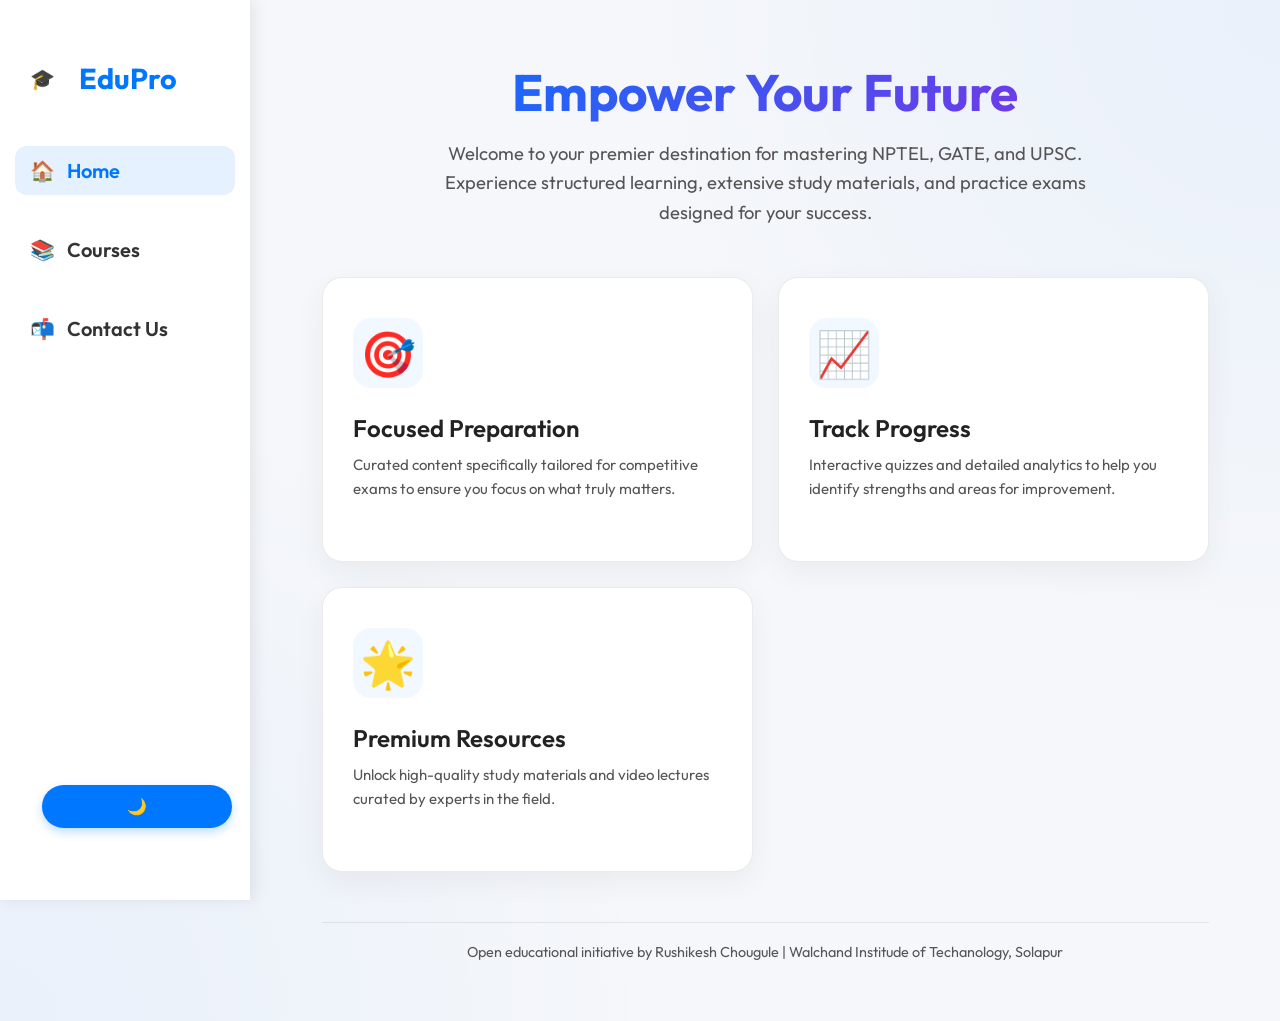
<file: index.html>
<!DOCTYPE html>
<html lang="en">
<head>
    <meta charset="UTF-8">
    <meta name="viewport" content="width=device-width, initial-scale=1.0">
    <title>Home - Premium Learning</title>
    <link rel="stylesheet" href="style.css">
    <script>
    if (localStorage.getItem("theme") === "dark") {
        document.documentElement.classList.add("dark-mode");
    }
    </script>
</head>
<body>

    <nav class="premium-nav">
        <div class="logo">
            <span class="nav-icon">🎓</span> EduPro
        </div>
        <a href="index.html" class="active"><span class="nav-icon">🏠</span> Home</a>
        <a href="main_course.html"><span class="nav-icon">📚</span> Courses</a>
        <a href="contact_us.html"><span class="nav-icon">📬</span> Contact Us</a>
        <button class="theme-toggle" onclick="toggleTheme()" aria-label="Toggle Dark Mode">🌙</button>
    </nav>

    <main class="page-content">
        <div class="hero-text">
            <h1>Empower Your Future</h1>
            <p>Welcome to your premier destination for mastering NPTEL, GATE, and UPSC. Experience structured learning, extensive study materials, and practice exams designed for your success.</p>
        </div>
        
        <div class="course-list">
            <div class="course-card premium-card">
                <div class="card-icon">🎯</div>
                <h3>Focused Preparation</h3>
                <p>Curated content specifically tailored for competitive exams to ensure you focus on what truly matters.</p>
            </div>
            <div class="course-card premium-card">
                <div class="card-icon">📈</div>
                <h3>Track Progress</h3>
                <p>Interactive quizzes and detailed analytics to help you identify strengths and areas for improvement.</p>
            </div>
            <div class="course-card premium-card">
                <div class="card-icon">🌟</div>
                <h3>Premium Resources</h3>
                <p>Unlock high-quality study materials and video lectures curated by experts in the field.</p>
            </div>
        </div>

        <div style="text-align: center; margin-top: 50px; padding-top: 20px; border-top: 1px solid var(--shadow); color: var(--subtext-color); font-size: 0.9rem;">
            Open educational initiative by Rushikesh Chougule | Walchand Institude of Techanology, Solapur
        </div>
    </main>

    <script src="script.js"></script>
</body>
</html>
</file>
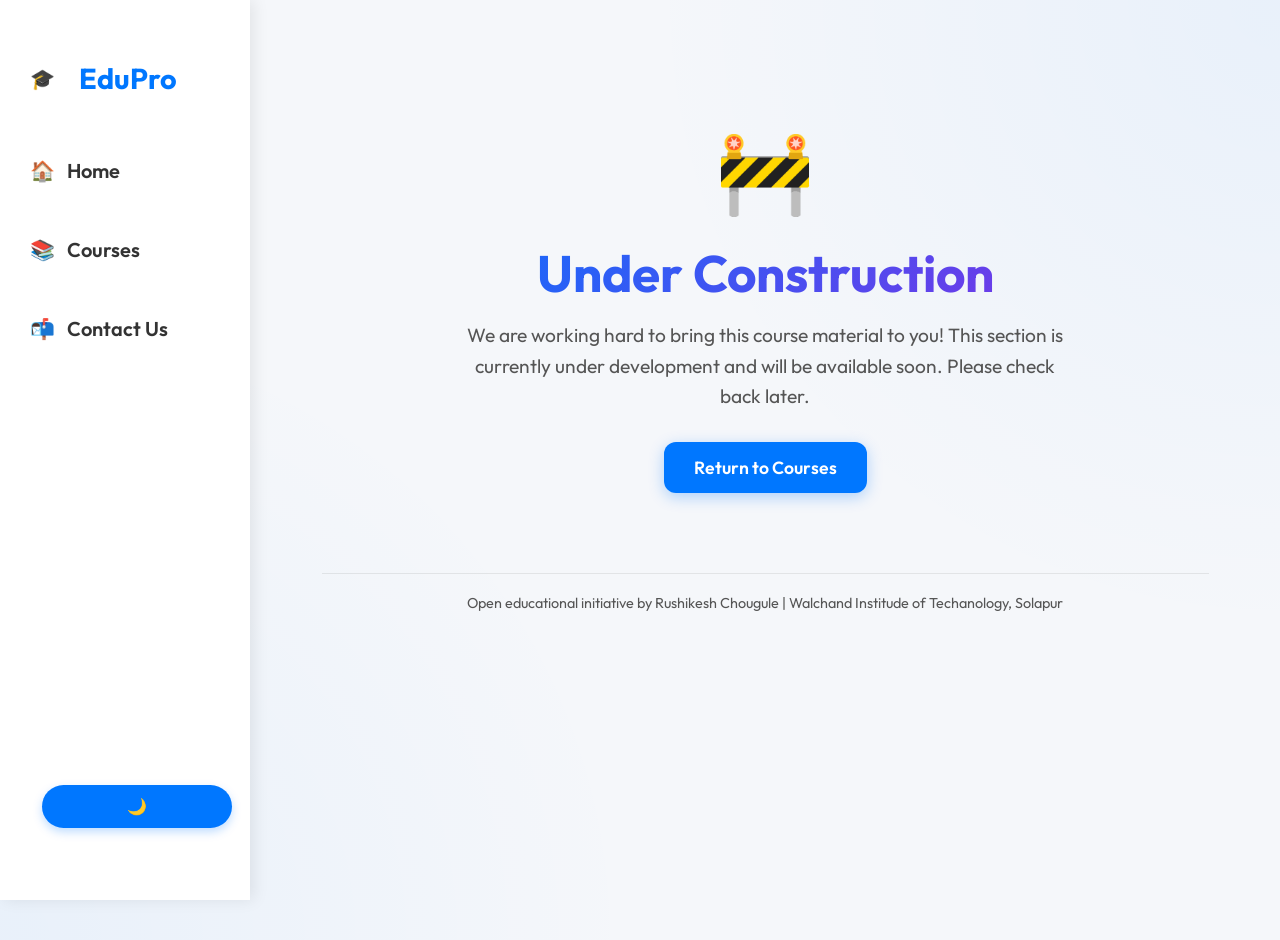
<file: coming_soon.html>
<!DOCTYPE html>
<html lang="en">
<head>
    <meta charset="UTF-8">
    <meta name="viewport" content="width=device-width, initial-scale=1.0">
    <title>Coming Soon - Premium Learning</title>
    <link rel="stylesheet" href="style.css">
    <script>
    if (localStorage.getItem("theme") === "dark") {
        document.documentElement.classList.add("dark-mode");
    }
    </script>
</head>
<body>

    <nav class="premium-nav">
        <div class="logo">
            <span class="nav-icon">🎓</span> EduPro
        </div>
        <a href="index.html"><span class="nav-icon">🏠</span> Home</a>
        <a href="main_course.html"><span class="nav-icon">📚</span> Courses</a>
        <a href="contact_us.html"><span class="nav-icon">📬</span> Contact Us</a>
        <button class="theme-toggle" onclick="toggleTheme()" aria-label="Toggle Dark Mode">🌙</button>
    </nav>

    <main class="page-content">
        <div class="hero-text" style="margin-top: 60px;">
            <div style="font-size: 5rem; margin-bottom: 20px;">🚧</div>
            <h1>Under Construction</h1>
            <p style="font-size: 1.2rem; max-width: 600px; margin: 0 auto; margin-bottom: 30px;">
                We are working hard to bring this course material to you! This section is currently under development and will be available soon. Please check back later.
            </p>
            <a href="main_course.html" class="btn-primary" style="font-size: 1.1rem; padding: 14px 30px;">Return to Courses</a>
        </div>

        <div style="text-align: center; margin-top: 80px; padding-top: 20px; border-top: 1px solid var(--shadow); color: var(--subtext-color); font-size: 0.9rem;">
            Open educational initiative by Rushikesh Chougule | Walchand Institude of Techanology, Solapur
        </div>
    </main>

    <script src="script.js"></script>
</body>
</html>
</file>
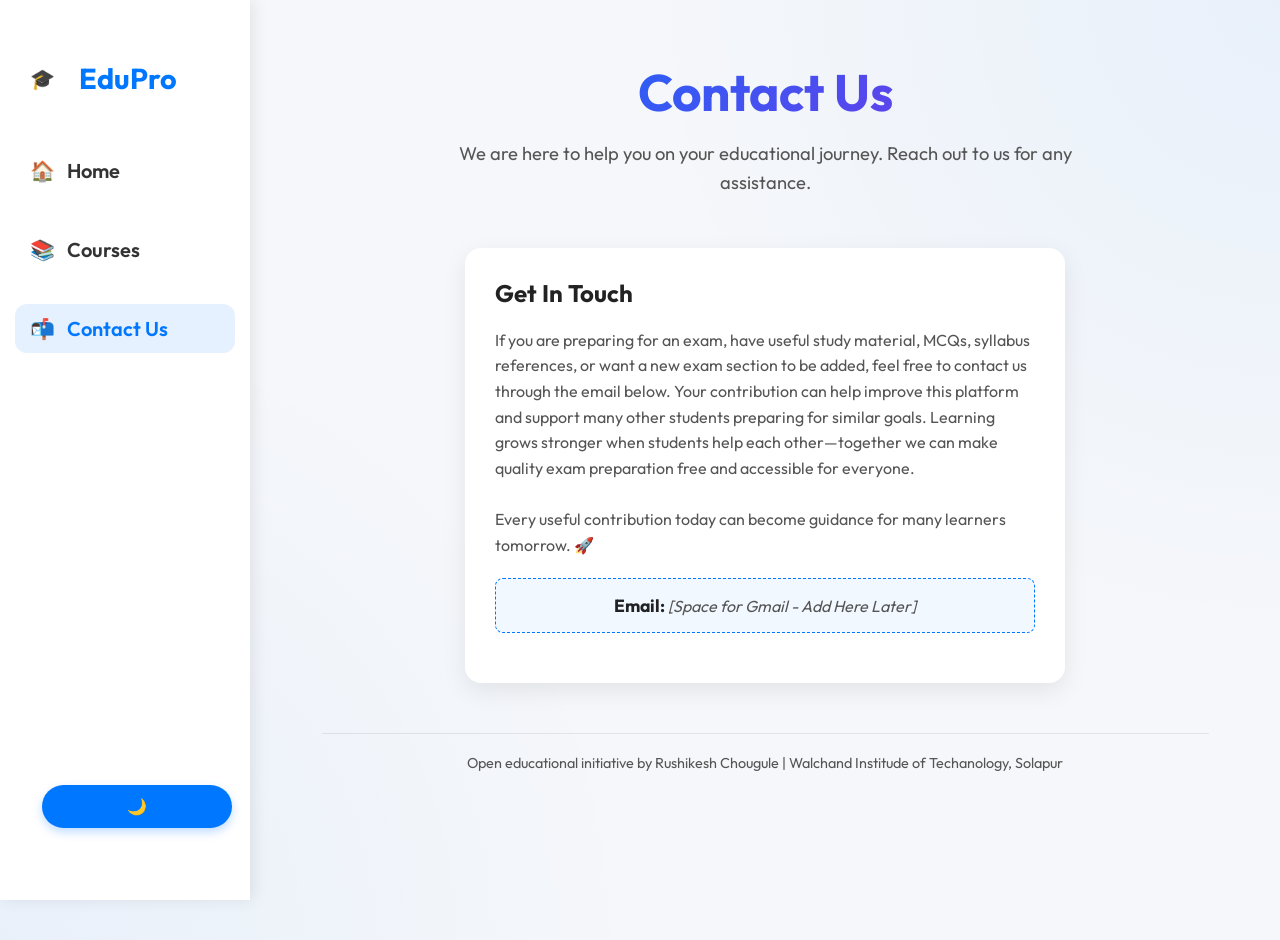
<file: contact_us.html>
<!DOCTYPE html>
<html lang="en">
<head>
    <meta charset="UTF-8">
    <meta name="viewport" content="width=device-width, initial-scale=1.0">
    <title>Contact Us - Premium Learning</title>
    <link rel="stylesheet" href="style.css">
    <script>
    if (localStorage.getItem("theme") === "dark") {
        document.documentElement.classList.add("dark-mode");
    }
    </script>
</head>
<body>

    <nav class="premium-nav">
        <div class="logo">
            <span class="nav-icon">🎓</span> EduPro
        </div>
        <a href="index.html"><span class="nav-icon">🏠</span> Home</a>
        <a href="main_course.html"><span class="nav-icon">📚</span> Courses</a>
        <a href="contact_us.html" class="active"><span class="nav-icon">📬</span> Contact Us</a>
        <button class="theme-toggle" onclick="toggleTheme()" aria-label="Toggle Dark Mode">🌙</button>
    </nav>

    <main class="page-content">
        <div class="hero-text">
            <h1>Contact Us</h1>
            <p>We are here to help you on your educational journey. Reach out to us for any assistance.</p>
        </div>
        
        <div style="max-width: 600px; margin: 0 auto; background: var(--card-bg); padding: 30px; border-radius: 16px; box-shadow: 0 8px 24px var(--shadow);">
            <h2 style="margin-bottom: 20px; color: var(--text-color);">Get In Touch</h2>
            <p style="color: var(--subtext-color); line-height: 1.6; margin-bottom: 20px;">
                If you are preparing for an exam, have useful study material, MCQs, syllabus references, or want a new exam section to be added, feel free to contact us through the email below. Your contribution can help improve this platform and support many other students preparing for similar goals. Learning grows stronger when students help each other—together we can make quality exam preparation free and accessible for everyone.<br><br>
                Every useful contribution today can become guidance for many learners tomorrow. 🚀
            </p>
            <div style="background: rgba(0, 119, 255, 0.05); padding: 15px; border-radius: 8px; border: 1px dashed var(--button-bg); text-align: center; margin-bottom: 20px;">
                <span style="font-size: 1.1rem; color: var(--text-color);"><strong>Email: </strong></span>
                <span style="color: var(--subtext-color); font-style: italic;">[Space for Gmail - Add Here Later]</span>
            </div>
        </div>

        <div style="text-align: center; margin-top: 50px; padding-top: 20px; border-top: 1px solid var(--shadow); color: var(--subtext-color); font-size: 0.9rem;">
            Open educational initiative by Rushikesh Chougule | Walchand Institude of Techanology, Solapur
        </div>
    </main>

    <script src="script.js"></script>
</body>
</html>
</file>
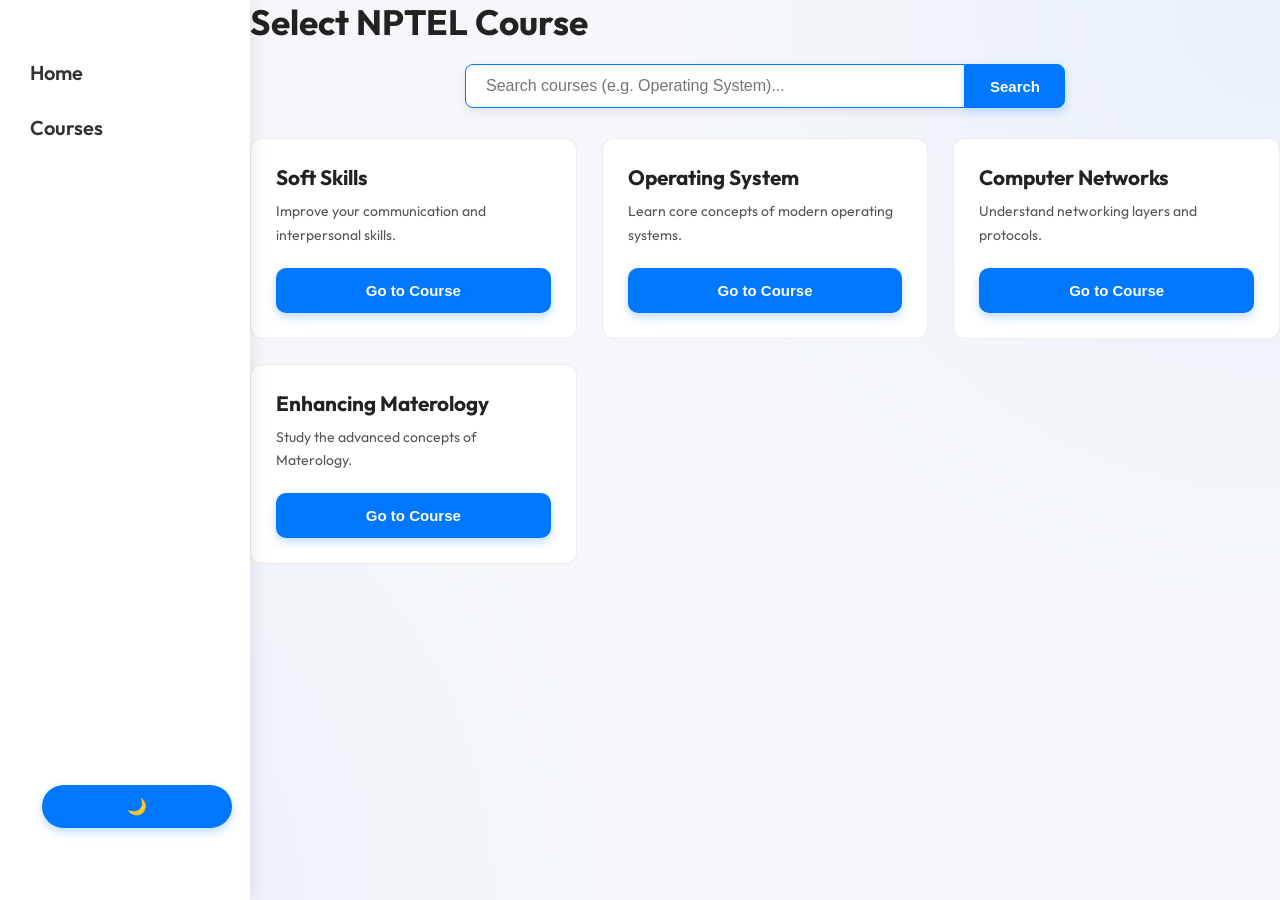
<file: l2_nptel.html>
<!DOCTYPE html>
<html lang="en">

<head>
    <meta charset="UTF-8">
    <title>NPTEL Courses</title>
    <link rel="stylesheet" href="style.css">
    <script>
        if (localStorage.getItem("theme") === "dark") {
            document.documentElement.classList.add("dark-mode");
        }
    </script>
</head>

<body>

    <nav>
        <a href="index.html">Home</a>
        <a href="main_course.html">Courses</a>
        <button class="theme-toggle" onclick="toggleTheme()">🌙</button>
    </nav>

    <h1>Select NPTEL Course</h1>

    <div class="search-container" style="margin-bottom: 30px; display: flex; justify-content: center; width: 100%;">
        <input type="text" id="course-search" placeholder="Search courses (e.g. Operating System)..." onkeypress="handleSearchKeyPress(event)" style="padding: 12px 20px; width: 60%; max-width: 500px; border-radius: 8px 0 0 8px; font-size: 16px; background: var(--card-bg); color: var(--text-color); border: 1px solid var(--button-bg); outline: none; box-shadow: 0 4px 10px var(--shadow);">
        <button onclick="searchCourses()" class="search-btn" style="margin: 0; padding: 12px 24px; border-radius: 0 8px 8px 0; background: var(--button-bg); color: white; border: 1px solid var(--button-bg); cursor: pointer; font-weight: bold; box-shadow: 0 4px 10px rgba(0,119,255,0.25);">Search</button>
    </div>

    <div class="course-list" id="courseList">
        <div class="course-card" data-category="Elective">
            <h3>Soft Skills</h3>
            <p>Improve your communication and interpersonal skills.</p>
            <a href="l3_course_dashboard.html?subject=soft_skills"><button>Go to Course</button></a>
        </div>
        <div class="course-card" data-category="Core">
            <h3>Operating System</h3>
            <p>Learn core concepts of modern operating systems.</p>
            <a href="l3_course_dashboard.html?subject=os"><button>Go to Course</button></a>
        </div>
        <div class="course-card" data-category="Core">
            <h3>Computer Networks</h3>
            <p>Understand networking layers and protocols.</p>
            <a href="l3_course_dashboard.html?subject=cn"><button>Go to Course</button></a>
        </div>
        <div class="course-card" data-category="Core">
            <h3>Enhancing Materology</h3>
            <p>Study the advanced concepts of Materology.</p>
            <a href="l3_course_dashboard.html?subject=enhancing_materology"><button>Go to Course</button></a>
        </div>
    </div>
    
    <script src="script.js"></script>

</body>

</html>
</file>
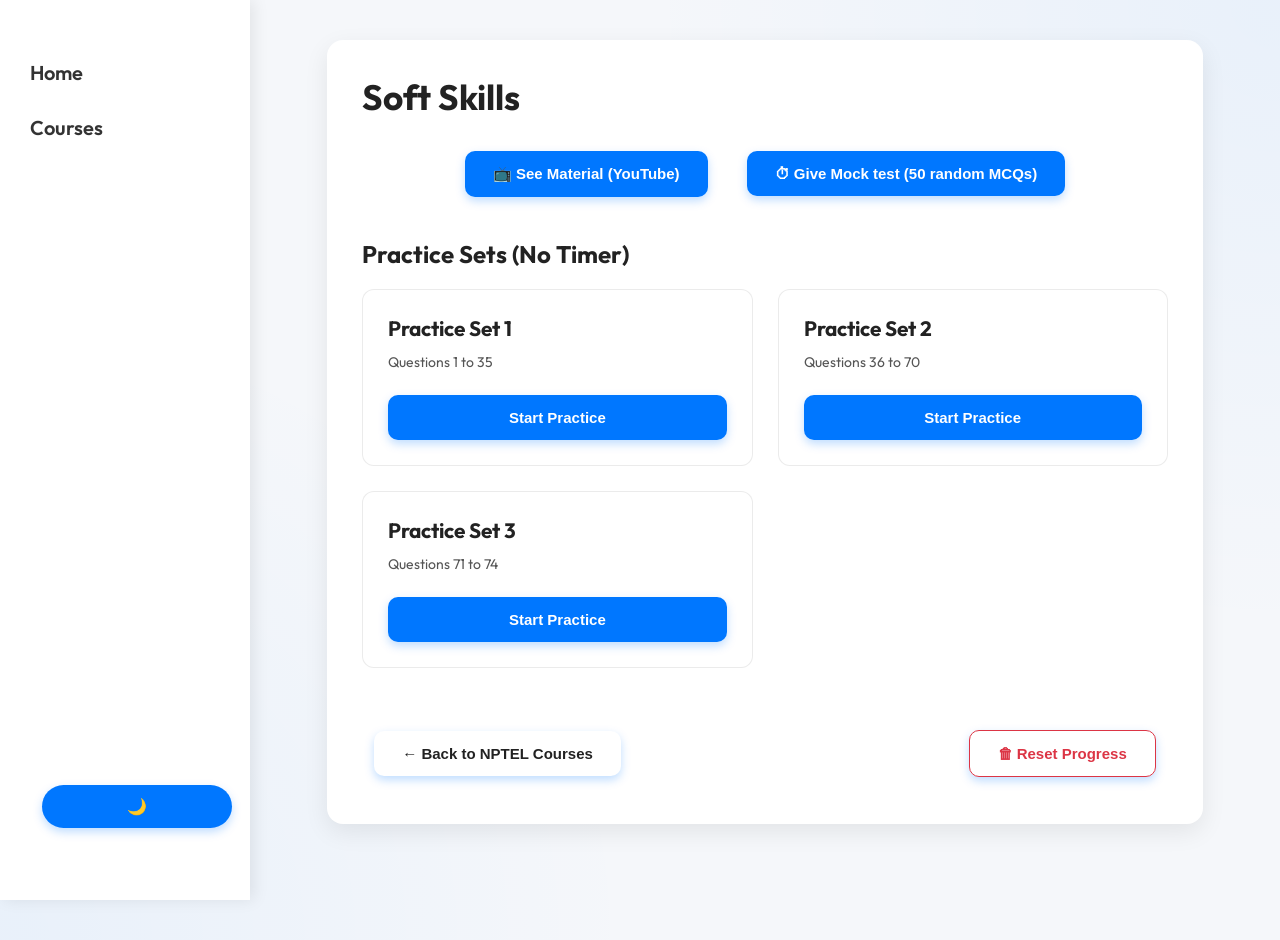
<file: l3_course_dashboard.html>
<!DOCTYPE html>
<html lang="en">
<head>
    <meta charset="UTF-8">
    <meta name="viewport" content="width=device-width, initial-scale=1.0">
    <title>Course Dashboard</title>
    <!-- CSS Link -->
    <link rel="stylesheet" href="style.css">
    <script>
        if (localStorage.getItem("theme") === "dark") {
            document.documentElement.classList.add("dark-mode");
        }
    </script>
</head>
<body>
    <nav>
        <a href="index.html">Home</a>
        <a href="main_course.html">Courses</a>
        <button class="theme-toggle" onclick="toggleTheme()">🌙</button>
    </nav>
    
    <section>
        <h1 id="course-title">Loading Course...</h1>
        <p id="high-score-display" style="text-align: center; color: var(--button-bg); font-weight: bold; margin-bottom: 20px; font-size: 1.1rem; display: none;"></p>
        
        <div style="display: flex; gap: 15px; margin-bottom: 30px; justify-content: center; flex-wrap: wrap;">
            <a id="material-link" href="#" target="_blank"><button>📺 See Material (YouTube)</button></a>
            <a id="mock-link" href="#"><button class="stop-btn">⏱ Give Mock test (50 random MCQs)</button></a>
        </div>
        
        <h2>Practice Sets (No Timer)</h2>
        <div id="practice-sets" class="course-list">
            <!-- Dynamic sets injected here -->
        </div>
        
        <br>
        <div style="display: flex; justify-content: space-between; align-items: center; margin-top: 30px; flex-wrap: wrap; gap: 15px;">
            <a href="l2_nptel.html"><button style="background: var(--nav-bg); color: var(--text-color); border: 1px solid var(--border);">← Back to NPTEL Courses</button></a>
            <button onclick="resetProgress()" style="background: transparent; color: #dc3545; border: 1px solid #dc3545;">🗑 Reset Progress</button>
        </div>
    </section>

    <!-- JS Link -->
    <script src="script.js"></script>
    <script src="l3_course_dashboard.js"></script>
</body>
</html>
</file>
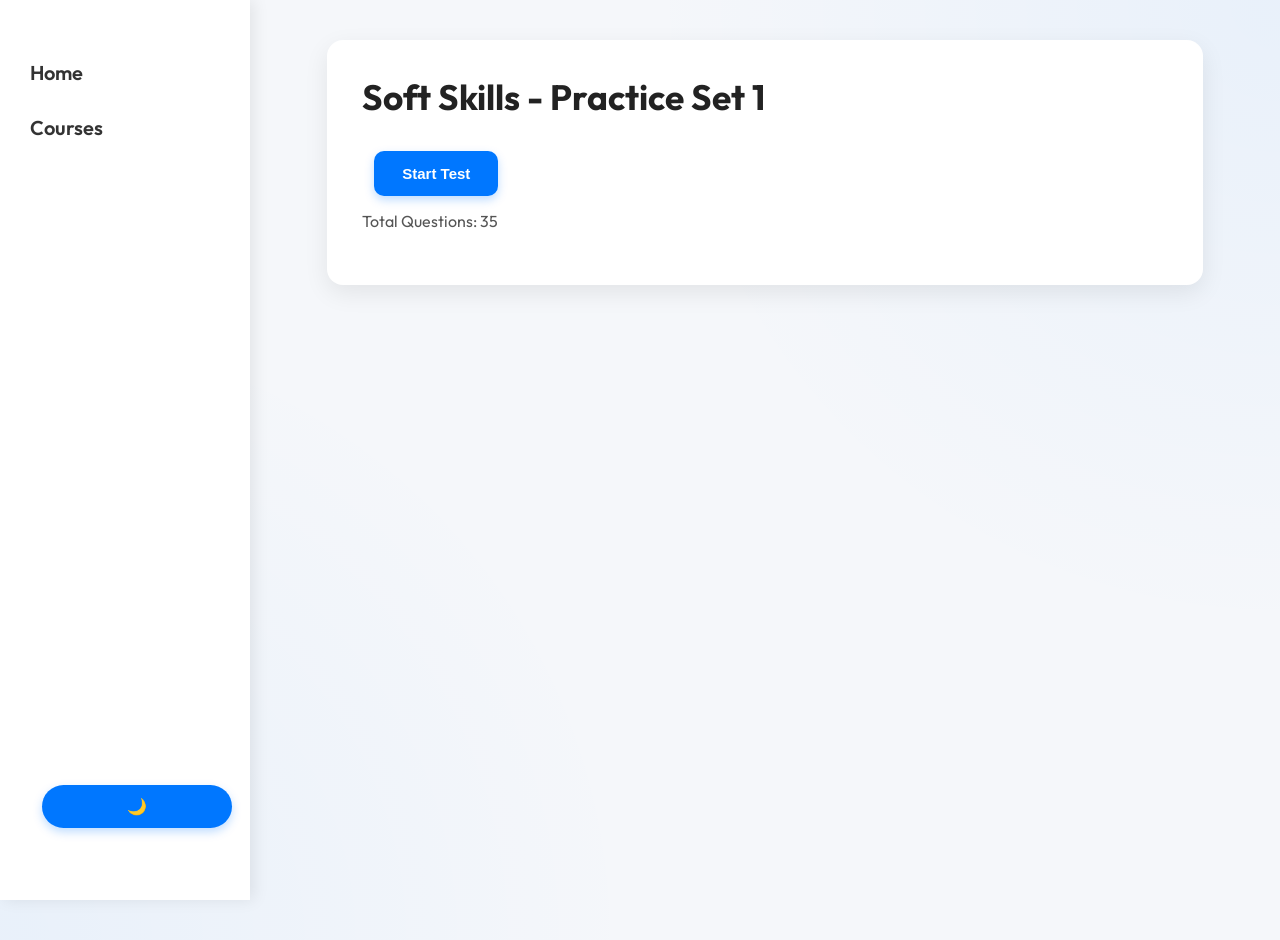
<file: l3_quiz.html>
<!DOCTYPE html>
<html lang="en">
<head>
    <meta charset="UTF-8">
    <meta name="viewport" content="width=device-width, initial-scale=1.0">
    <title>Quiz Practice</title>
    <!-- CSS Link -->
    <link rel="stylesheet" href="style.css">
    <link rel="stylesheet" href="l3_quiz.css">
    <script>
        if (localStorage.getItem("theme") === "dark") {
            document.documentElement.classList.add("dark-mode");
        }
    </script>
</head>
<body>
    <nav>
        <a href="index.html">Home</a>
        <a href="main_course.html">Courses</a>
        <button class="theme-toggle" onclick="toggleTheme()">🌙</button>
    </nav>
    
    <!-- Start Screen -->
    <section id="start-screen" class="quiz-section">
        <h1 id="quiz-title">Quiz Practice</h1>
        <button id="start-btn">Start Test</button>
    </section>

    <!-- Quiz Screen -->
    <section id="quiz-screen" class="quiz-section" style="display:none;">
        <div class="progress-container" style="width: 100%; background: #e2e8f0; border-radius: 8px; height: 10px; margin-bottom: 20px; overflow: hidden;">
            <div id="progress-bar" style="width: 0%; height: 100%; background: var(--button-bg); transition: width 0.3s ease;"></div>
        </div>
        <div class="quiz-header">
            <h2 id="question-counter">Question 1 / X</h2>
            <div id="timer-display" class="timer">Time Left: <span id="time">50:00</span></div>
        </div>
        
        <h3 id="question">Loading question...</h3>

        <div id="options" class="options-container"></div>

        <div class="quiz-controls">
            <button id="check-btn">Check Answer (Enter)</button>
            <button id="next-btn">Next (🡢)</button>
            <button id="flag-btn" class="flag-btn">🚩 Flag (F)</button>
            <button id="stop-btn" class="stop-btn">Submit Test</button>
        </div>

        <p id="result" class="result"></p>
        <p id="explanation" class="explanation"></p>
    </section>

    <!-- Keyboard Guide -->
    <div id="keyboard-guide" style="display: none; position: fixed; bottom: 20px; right: 20px; background: var(--card-bg); padding: 15px 20px; border-radius: 12px; box-shadow: 0 4px 15px var(--shadow); border: 2px solid var(--button-bg); z-index: 1000; font-size: 14px; max-width: 250px;">
        <h4 style="margin-bottom: 12px; color: var(--button-bg); display: flex; align-items: center; gap: 8px;"><span style="font-size: 1.2em;">⌨️</span> Keyboard Shortcuts</h4>
        <div style="display: grid; grid-template-columns: auto 1fr; gap: 8px 12px; margin-bottom: 15px; color: var(--text-color); align-items: center;">
            <kbd style="background: var(--bg-color); border: 1px solid var(--text-color); padding: 2px 6px; border-radius: 4px; font-family: monospace; font-size: 12px; font-weight: bold; text-align: center;">1-4</kbd> <span style="font-size: 13px;">Select Option</span>
            <kbd style="background: var(--bg-color); border: 1px solid var(--text-color); padding: 2px 6px; border-radius: 4px; font-family: monospace; font-size: 12px; font-weight: bold; text-align: center;">Ent</kbd> <span style="font-size: 13px;">Check / Next</span>
            <kbd style="background: var(--bg-color); border: 1px solid var(--text-color); padding: 2px 6px; border-radius: 4px; font-family: monospace; font-size: 12px; font-weight: bold; text-align: center;">🡢</kbd> <span style="font-size: 13px;">Next Question</span>
            <kbd style="background: var(--bg-color); border: 1px solid var(--text-color); padding: 2px 6px; border-radius: 4px; font-family: monospace; font-size: 12px; font-weight: bold; text-align: center;">F</kbd> <span style="font-size: 13px;">Flag Question</span>
        </div>
        <button id="iknow-btn" style="width: 100%; margin: 0; padding: 10px; font-size: 14px; background: var(--button-bg); color: white; border: none; border-radius: 8px; cursor: pointer; font-weight: bold;">I Know, Dismiss</button>
    </div>

    <!-- Result Screen -->
    <section id="result-screen" class="quiz-section" style="display:none;">
        <h2>Practice Result</h2>
        <div class="score-card">
            <p id="final-score"></p>
        </div>
        <div style="display: flex; gap: 10px; justify-content: center; flex-wrap: wrap;">
            <button id="restart-btn">Restart</button>
            <button id="review-btn" style="background: var(--text-color); color: var(--bg-color); font-weight: bold;">Review Answers</button>
            <a id="dashboard-btn" href="main_course.html" style="width: 100%; display: block; text-align: center;"><button class="stop-btn" style="margin: 0; width: 100%; max-width: 300px;">Back to Dashboard</button></a>
        </div>
    </section>

    <!-- JS Link -->
    <script src="script.js"></script>
    <script src="l3_quiz.js"></script>
</body>
</html>
</file>
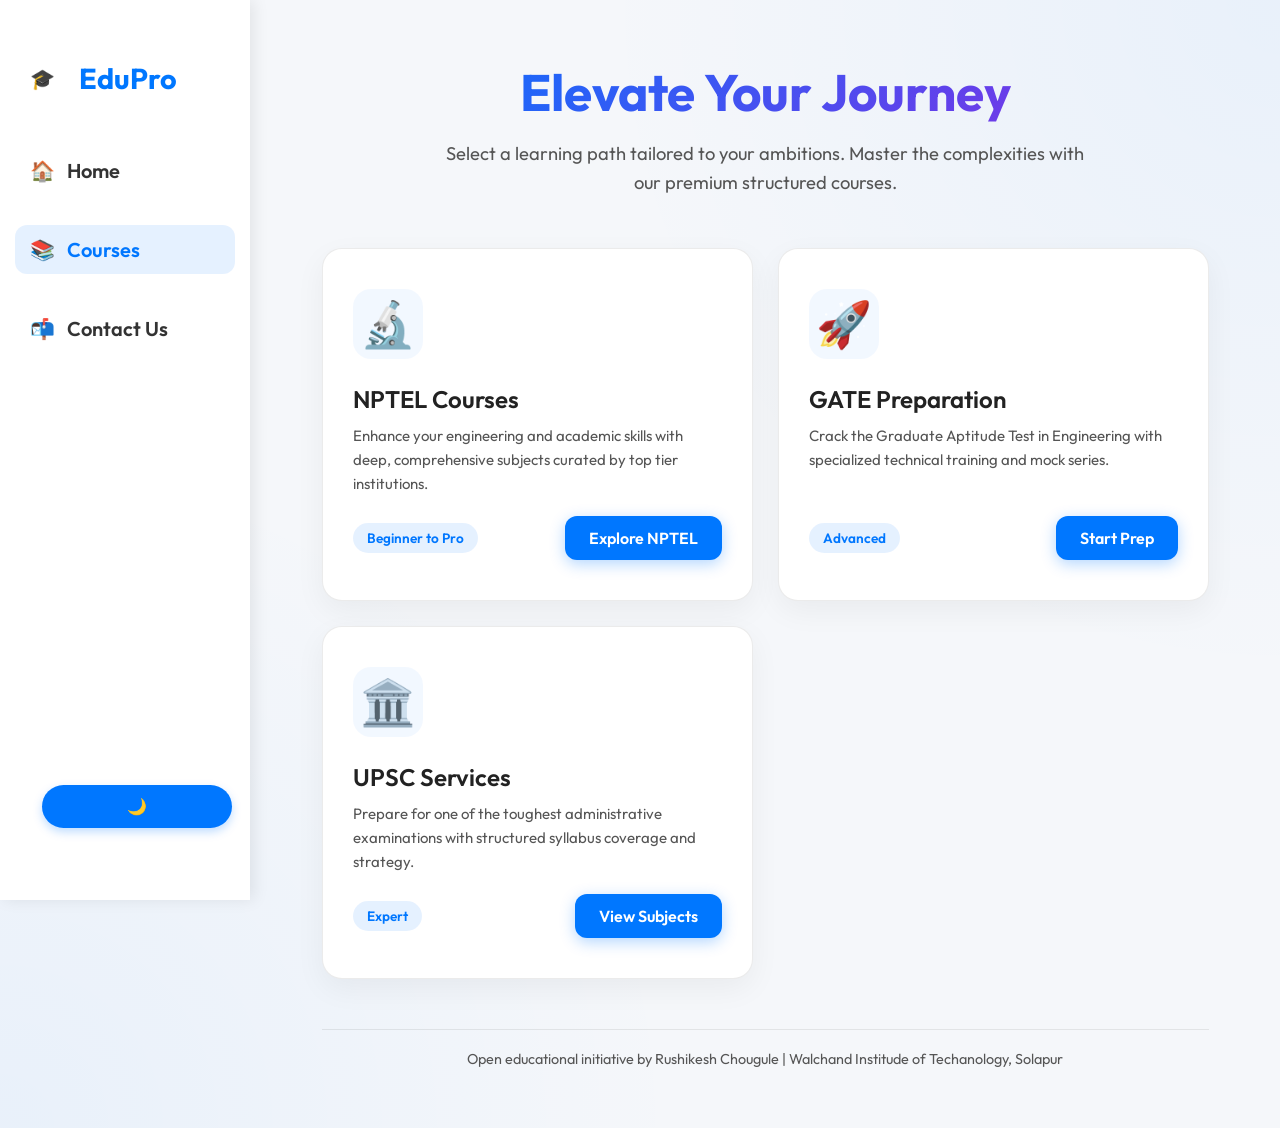
<file: main_course.html>
<!DOCTYPE html>
<html lang="en">

<head>
    <meta charset="UTF-8">
    <meta name="viewport" content="width=device-width, initial-scale=1.0">
    <title>Explore Courses - Premium Learning</title>
    <link rel="stylesheet" href="style.css">
    <script>
        if (localStorage.getItem("theme") === "dark") {
            document.documentElement.classList.add("dark-mode");
        }
    </script>
</head>

<body>

    <nav class="premium-nav">
        <div class="logo">
            <span class="nav-icon">🎓</span> EduPro
        </div>
        <a href="index.html"><span class="nav-icon">🏠</span> Home</a>
        <a href="main_course.html" class="active"><span class="nav-icon">📚</span> Courses</a>
        <a href="contact_us.html"><span class="nav-icon">📬</span> Contact Us</a>
        <button class="theme-toggle" onclick="toggleTheme()" aria-label="Toggle Dark Mode">🌙</button>
    </nav>
    
    <main class="page-content">
        <div class="hero-text">
            <h1>Elevate Your Journey</h1>
            <p>Select a learning path tailored to your ambitions. Master the complexities with our premium structured courses.</p>
        </div>

        <div class="course-list">
            <!-- NPTEL Course -->
            <div class="course-card premium-card">
                <div class="card-icon nptel-icon">🔬</div>
                <h3>NPTEL Courses</h3>
                <p>Enhance your engineering and academic skills with deep, comprehensive subjects curated by top tier institutions.</p>
                <div class="card-footer">
                    <span class="badge">Beginner to Pro</span>
                    <a href="l2_nptel.html" class="btn-primary">Explore NPTEL</a>
                </div>
            </div>

            <!-- GATE Course -->
            <div class="course-card premium-card">
                <div class="card-icon gate-icon">🚀</div>
                <h3>GATE Preparation</h3>
                <p>Crack the Graduate Aptitude Test in Engineering with specialized technical training and mock series.</p>
                <div class="card-footer">
                    <span class="badge">Advanced</span>
                    <a href="coming_soon.html" class="btn-primary">Start Prep</a>
                </div>
            </div>

            <!-- UPSC Course -->
            <div class="course-card premium-card">
                <div class="card-icon upsc-icon">🏛️</div>
                <h3>UPSC Services</h3>
                <p>Prepare for one of the toughest administrative examinations with structured syllabus coverage and strategy.</p>
                <div class="card-footer">
                    <span class="badge">Expert</span>
                    <a href="coming_soon.html" class="btn-primary">View Subjects</a>
                </div>
            </div>
        </div>

        <div style="text-align: center; margin-top: 50px; padding-top: 20px; border-top: 1px solid var(--shadow); color: var(--subtext-color); font-size: 0.9rem;">
            Open educational initiative by Rushikesh Chougule | Walchand Institude of Techanology, Solapur
        </div>
    </main>

    <script src="script.js"></script>

</body>

</html>
</file>
<file: style.css>
@import url('https://fonts.googleapis.com/css2?family=Outfit:wght@300;400;500;600;700&display=swap');

* {
    margin: 0;
    padding: 0;
    box-sizing: border-box;
}

/* Theme Variables */
:root {
    --bg-color: #f5f7fa;
    --card-bg: #ffffff;
    --text-color: #222;
    --subtext-color: #555;
    --nav-bg: #ffffff;
    --nav-text: #333;
    --button-bg: #0077ff;
    --button-hover: #005fd1;
    --shadow: rgba(0, 0, 0, 0.08);
}

/* Dark Mode Variables */
.dark-mode {
    --bg-color: #121826;
    --card-bg: #1e293b;
    --text-color: #f1f5f9;
    --subtext-color: #cbd5e1;
    --nav-bg: #0f172a;
    --nav-text: #f1f5f9;
    --button-bg: #2563eb;
    --button-hover: #1d4ed8;
    --shadow: rgba(255, 255, 255, 0.05);
}

/* Body */
body {
    font-family: 'Outfit', 'Segoe UI', Arial, sans-serif;
    background: var(--bg-color);
    color: var(--text-color);
    min-height: 100vh;
    transition: all 0.3s ease;
    padding-left: 250px;
}

/* Navbar */
nav {
    background: var(--nav-bg);
    width: 250px;
    height: 100vh;
    position: fixed;
    left: 0;
    top: 0;
    display: flex;
    flex-direction: column;
    padding: 60px 30px;
    gap: 30px;
    box-shadow: 4px 0 15px var(--shadow);
    z-index: 100;
}

nav a {
    color: var(--nav-text);
    text-decoration: none;
    font-size: 20px;
    font-weight: 600;
    transition: 0.3s;
    width: 100%;
    display: block;
}

nav a:hover {
    color: var(--button-bg);
}

/* Sections */
section {
    width: 85%;
    max-width: 900px;
    margin: 40px auto;
    background: var(--card-bg);
    padding: 35px;
    border-radius: 16px;
    box-shadow: 0 8px 24px var(--shadow);
    transition: all 0.3s ease;
}

/* Headings */
h1 {
    font-size: 2.2rem;
    margin-bottom: 20px;
    color: var(--text-color);
}

h2, h3 {
    margin-bottom: 15px;
    color: var(--text-color);
}

/* Paragraph */
p {
    font-size: 16px;
    line-height: 1.7;
    color: var(--subtext-color);
    margin-bottom: 15px;
}

/* Buttons */
button {
    padding: 14px 28px;
    margin: 12px;
    border: none;
    border-radius: 10px;
    background: var(--button-bg);
    color: white;
    font-size: 15px;
    font-weight: 600;
    cursor: pointer;
    transition: all 0.3s ease;
    box-shadow: 0 4px 10px rgba(0,119,255,0.25);
}

button:hover {
    background: var(--button-hover);
    transform: translateY(-2px) scale(1.02);
    box-shadow: 0 6px 15px rgba(0,119,255,0.3);
}

/* Toggle Button */
.theme-toggle {
    margin-top: auto; /* Pushes to bottom of nav sidebar */
    background: var(--button-bg);
    color: white;
    border: none;
    padding: 12px;
    border-radius: 50px;
    cursor: pointer;
    font-size: 16px;
    width: 100%;
    text-align: center;
}



/* Category Filters & Course List */
.filter-buttons {
    display: flex;
    justify-content: center;
    gap: 15px;
    margin-bottom: 30px;
    flex-wrap: wrap;
}

.filter-btn {
    background: var(--bg-color);
    color: var(--text-color);
    border: 2px solid var(--button-bg);
    box-shadow: none;
    border-radius: 20px;
    padding: 8px 16px;
    font-size: 14px;
}

.filter-btn:hover, .filter-btn.active {
    background: var(--button-bg);
    color: white;
    transform: none;
}

.course-list {
    display: grid;
    grid-template-columns: repeat(auto-fit, minmax(280px, 1fr));
    gap: 25px;
    margin-top: 20px;
    text-align: left;
    justify-content: center;
}

.course-card {
    background: var(--card-bg);
    padding: 25px;
    border-radius: 12px;
    border: 1px solid var(--shadow);
    transition: transform 0.3s ease, box-shadow 0.3s ease;
    display: flex;
    flex-direction: column;
}

.course-card:hover {
    transform: translateY(-5px);
    box-shadow: 0 10px 20px var(--shadow);
}

.course-card h3 {
    margin-bottom: 10px;
    font-size: 1.3rem;
    color: var(--text-color);
}

.course-card p {
    font-size: 14px;
    margin-bottom: 20px;
    color: var(--subtext-color);
    flex-grow: 1;
}

.course-card button {
    width: 100%;
    margin: 0;
}

/* --- Premium UI Enhancements for Pages --- */

/* Subtle gradient overlay */
body {
    background-image: radial-gradient(circle at top right, rgba(0, 119, 255, 0.05), transparent 40%),
                      radial-gradient(circle at bottom left, rgba(0, 119, 255, 0.05), transparent 40%);
}
.dark-mode body {
    background-image: radial-gradient(circle at top right, rgba(37, 99, 235, 0.1), transparent 40%),
                      radial-gradient(circle at bottom left, rgba(37, 99, 235, 0.1), transparent 40%);
}

.page-content {
    width: 90%;
    max-width: 1100px;
    margin: 40px auto;
    padding: 20px;
}

.hero-text {
    text-align: center;
    margin-bottom: 50px;
    animation: fadeInDown 0.8s ease-out;
}

.hero-text h1 {
    font-size: 3.2rem;
    font-weight: 700;
    margin-bottom: 15px;
    background: linear-gradient(135deg, var(--button-bg), #8a2be2);
    -webkit-background-clip: text;
    background-clip: text;
    -webkit-text-fill-color: transparent;
}

.hero-text p {
    font-size: 1.15rem;
    line-height: 1.6;
    max-width: 650px;
    margin: 0 auto;
    color: var(--subtext-color);
}

/* Premium Cards */
.premium-card {
    position: relative;
    overflow: hidden;
    padding: 40px 30px;
    background: var(--card-bg);
    border: 1px solid var(--shadow);
    border-radius: 20px;
    box-shadow: 0 10px 30px rgba(0, 0, 0, 0.05);
    transition: all 0.4s cubic-bezier(0.175, 0.885, 0.32, 1.275);
    z-index: 1;
    display: flex;
    flex-direction: column;
}

.dark-mode .premium-card {
    box-shadow: 0 15px 35px rgba(0, 0, 0, 0.2);
    border: 1px solid rgba(255, 255, 255, 0.05);
}

.premium-card::before {
    content: '';
    position: absolute;
    top: 0; left: 0; right: 0; height: 5px;
    background: linear-gradient(90deg, var(--button-bg), #8a2be2);
    transform: scaleX(0);
    transform-origin: left;
    transition: transform 0.4s ease;
}

.premium-card:hover {
    transform: translateY(-10px);
    box-shadow: 0 20px 40px rgba(0, 119, 255, 0.15);
}

.premium-card:hover::before {
    transform: scaleX(1);
}

.card-icon {
    font-size: 2.8rem;
    margin-bottom: 25px;
    display: inline-flex;
    align-items: center;
    justify-content: center;
    width: 70px;
    height: 70px;
    background: rgba(0, 119, 255, 0.05);
    border-radius: 18px;
    color: var(--button-bg);
    transition: transform 0.3s ease;
}

.dark-mode .card-icon {
    background: rgba(37, 99, 235, 0.15);
}

.premium-card:hover .card-icon {
    transform: scale(1.1) rotate(5deg);
}

.premium-card h3 {
    font-size: 1.5rem;
    font-weight: 600;
}

.premium-card p {
    font-size: 15px;
    line-height: 1.6;
    margin-bottom: 20px;
    color: var(--subtext-color);
    flex-grow: 1;
}

.card-footer {
    display: flex;
    justify-content: space-between;
    align-items: center;
    margin-top: auto;
    gap: 10px;
}

.badge {
    background: rgba(0, 119, 255, 0.1);
    color: var(--button-bg);
    padding: 6px 14px;
    border-radius: 50px;
    font-size: 0.85rem;
    font-weight: 600;
}

.dark-mode .badge {
    background: rgba(37, 99, 235, 0.2);
    color: #60a5fa;
}

.btn-primary {
    display: inline-block;
    padding: 12px 24px;
    background: var(--button-bg);
    color: white;
    text-decoration: none;
    border-radius: 12px;
    font-weight: 600;
    transition: all 0.3s ease;
    box-shadow: 0 4px 15px rgba(0, 119, 255, 0.3);
    text-align: center;
    border: none;
    cursor: pointer;
}

.btn-primary:hover {
    background: var(--button-hover);
    transform: translateY(-2px);
    box-shadow: 0 6px 20px rgba(0, 119, 255, 0.4);
}

@keyframes fadeInDown {
    from { opacity: 0; transform: translateY(-30px); }
    to { opacity: 1; transform: translateY(0); }
}

/* Premium Navigation specifics */
nav.premium-nav .logo {
    font-size: 1.8rem;
    font-weight: 700;
    color: var(--button-bg);
    display: flex;
    align-items: center;
    gap: 12px;
    margin-bottom: 20px;
}

nav.premium-nav .nav-icon {
    margin-right: 12px;
    font-size: 1.25rem;
}

nav.premium-nav a {
    display: flex;
    align-items: center;
    padding: 12px 15px;
    border-radius: 12px;
    margin-left: -15px;
    width: calc(100% + 30px);
}

nav.premium-nav a:hover {
    background: rgba(0, 119, 255, 0.05);
}

nav.premium-nav a.active {
    color: var(--button-bg);
    background: rgba(0, 119, 255, 0.1);
}

.dark-mode nav.premium-nav a:hover {
    background: rgba(255, 255, 255, 0.05);
}

.dark-mode nav.premium-nav a.active {
    background: rgba(37, 99, 235, 0.2);
    color: #60a5fa;
}

/* --- Unified Mobile Responsiveness --- */
@media (max-width: 768px) {
    body {
        padding-left: 0;
        padding-bottom: 75px;
    }

    /* Fixed Bottom Nav for Mobile */
    nav, nav.premium-nav {
        width: 100%;
        height: auto;
        position: fixed;
        bottom: 0;
        top: auto;
        flex-direction: row;
        justify-content: space-around;
        padding: 10px 5px;
        box-shadow: 0 -4px 20px var(--shadow);
        z-index: 1000;
        gap: 5px;
        background: var(--nav-bg);
    }

    nav .logo, nav.premium-nav .logo {
        display: none; /* Make room on bottom nav */
    }

    nav a, nav.premium-nav a {
        flex-direction: column;
        justify-content: center;
        align-items: center;
        width: auto;
        margin: 0;
        padding: 8px 12px;
        font-size: 12px;
        border-radius: 12px;
    }

    nav .nav-icon, nav.premium-nav .nav-icon {
        margin-right: 0;
        margin-bottom: 5px;
        font-size: 22px;
    }

    nav a.active, nav.premium-nav a.active {
        background: rgba(0, 119, 255, 0.1);
        margin: 0;
    }

    .theme-toggle {
        margin: 0;
        width: auto;
        padding: 10px 15px;
        font-size: 20px;
        display: flex;
        justify-content: center;
        align-items: center;
        background: transparent;
        color: var(--nav-text);
        box-shadow: none;
    }
    .theme-toggle:hover {
        background: rgba(0, 119, 255, 0.1);
        transform: none;
    }

    /* Core Layout Layout Adjustments */
    section, .page-content {
        width: 95%;
        padding: 20px 15px;
        margin: 20px auto;
    }
    
    h1 {
        font-size: 1.8rem;
    }

    .hero-text h1 {
        font-size: 2.3rem;
    }

    .hero-text p {
        font-size: 1rem;
    }

    /* Course Cards */
    .course-list {
        grid-template-columns: 1fr;
    }

    .premium-card {
        padding: 25px 20px;
    }

    .card-footer {
        flex-direction: column;
        align-items: stretch;
    }
    
    .card-footer .badge {
        text-align: center;
        margin-bottom: 15px;
    }
    
    .course-card button, section button, #start-btn {
        width: 100%;
        margin: 10px 0;
    }

    /* Search Component */
    .search-container {
        flex-direction: row !important;
        width: 100% !important;
    }
    #course-search {
        width: 70% !important;
        font-size: 14px !important;
        padding: 12px 15px !important;
    }
    .search-btn {
        width: 30% !important;
        margin: 0 !important;
        padding: 12px 5px !important;
        font-size: 14px !important;
    }

    /* Keyboard Guide floating box */
    #keyboard-guide {
        left: 20px !important;
        right: 20px !important;
        bottom: 90px !important; /* Stand above mobile bottom-nav */
        max-width: none !important;
        width: auto !important;
    }
}
</file>
<file: l3_quiz.css>
/* l3_quiz.css - Additional styles specific to the quiz interface */

.quiz-section {
    text-align: left;
}

.quiz-header {
    display: flex;
    justify-content: space-between;
    align-items: center;
    border-bottom: 2px solid var(--shadow);
    padding-bottom: 15px;
    margin-bottom: 20px;
}

.timer {
    font-size: 1.1rem;
    font-weight: bold;
    color: var(--text-color);
    background: var(--card-bg);
    padding: 8px 15px;
    border-radius: 8px;
    box-shadow: 0 2px 8px var(--shadow);
}

.options-container {
    display: flex;
    flex-direction: column;
    gap: 12px;
    margin: 20px 0;
}

.option-label {
    display: flex;
    align-items: center;
    padding: 15px 20px;
    background: var(--bg-color);
    border-radius: 10px;
    cursor: pointer;
    transition: all 0.2s;
    font-size: 16px;
    border: 2px solid transparent;
}

.option-label:hover {
    background: var(--nav-bg);
    border-color: var(--button-bg);
}

.option-label:has(input:checked) {
    background: rgba(0, 119, 255, 0.1);
    border-color: var(--button-bg);
}

.correct-review {
    background: rgba(34, 197, 94, 0.15) !important;
    border-color: #22c55e !important;
}

.wrong-review {
    background: rgba(239, 68, 68, 0.15) !important;
    border-color: #ef4444 !important;
}

.option-label input[type="radio"] {
    margin-right: 15px;
    width: 18px;
    height: 18px;
    accent-color: var(--button-bg);
}

.quiz-controls {
    display: flex;
    flex-wrap: wrap;
    gap: 10px;
    margin-top: 25px;
}

.stop-btn {
    background: #e11d48;
    box-shadow: 0 4px 10px rgba(225, 29, 72, 0.25);
}

.stop-btn:hover {
    background: #be123c;
}

.result {
    font-size: 1.2rem;
    font-weight: bold;
    margin-top: 20px;
}

.explanation {
    margin-top: 10px;
    padding: 15px;
    background: var(--bg-color);
    border-left: 4px solid var(--button-bg);
    border-radius: 0 4px 4px 0;
}

.score-card {
    background: var(--nav-bg);
    padding: 25px;
    border-radius: 12px;
    font-size: 1.2rem;
    line-height: 2;
    margin: 20px 0;
    border: 1px solid var(--shadow);
}

.flag-btn {
    background: #f59e0b;
    box-shadow: 0 4px 10px rgba(245, 158, 11, 0.25);
}

.flag-btn:hover {
    background: #d97706;
}

.flag-text {
    color: #f59e0b;
    font-weight: bold;
    margin-left: 10px;
}
</file>
